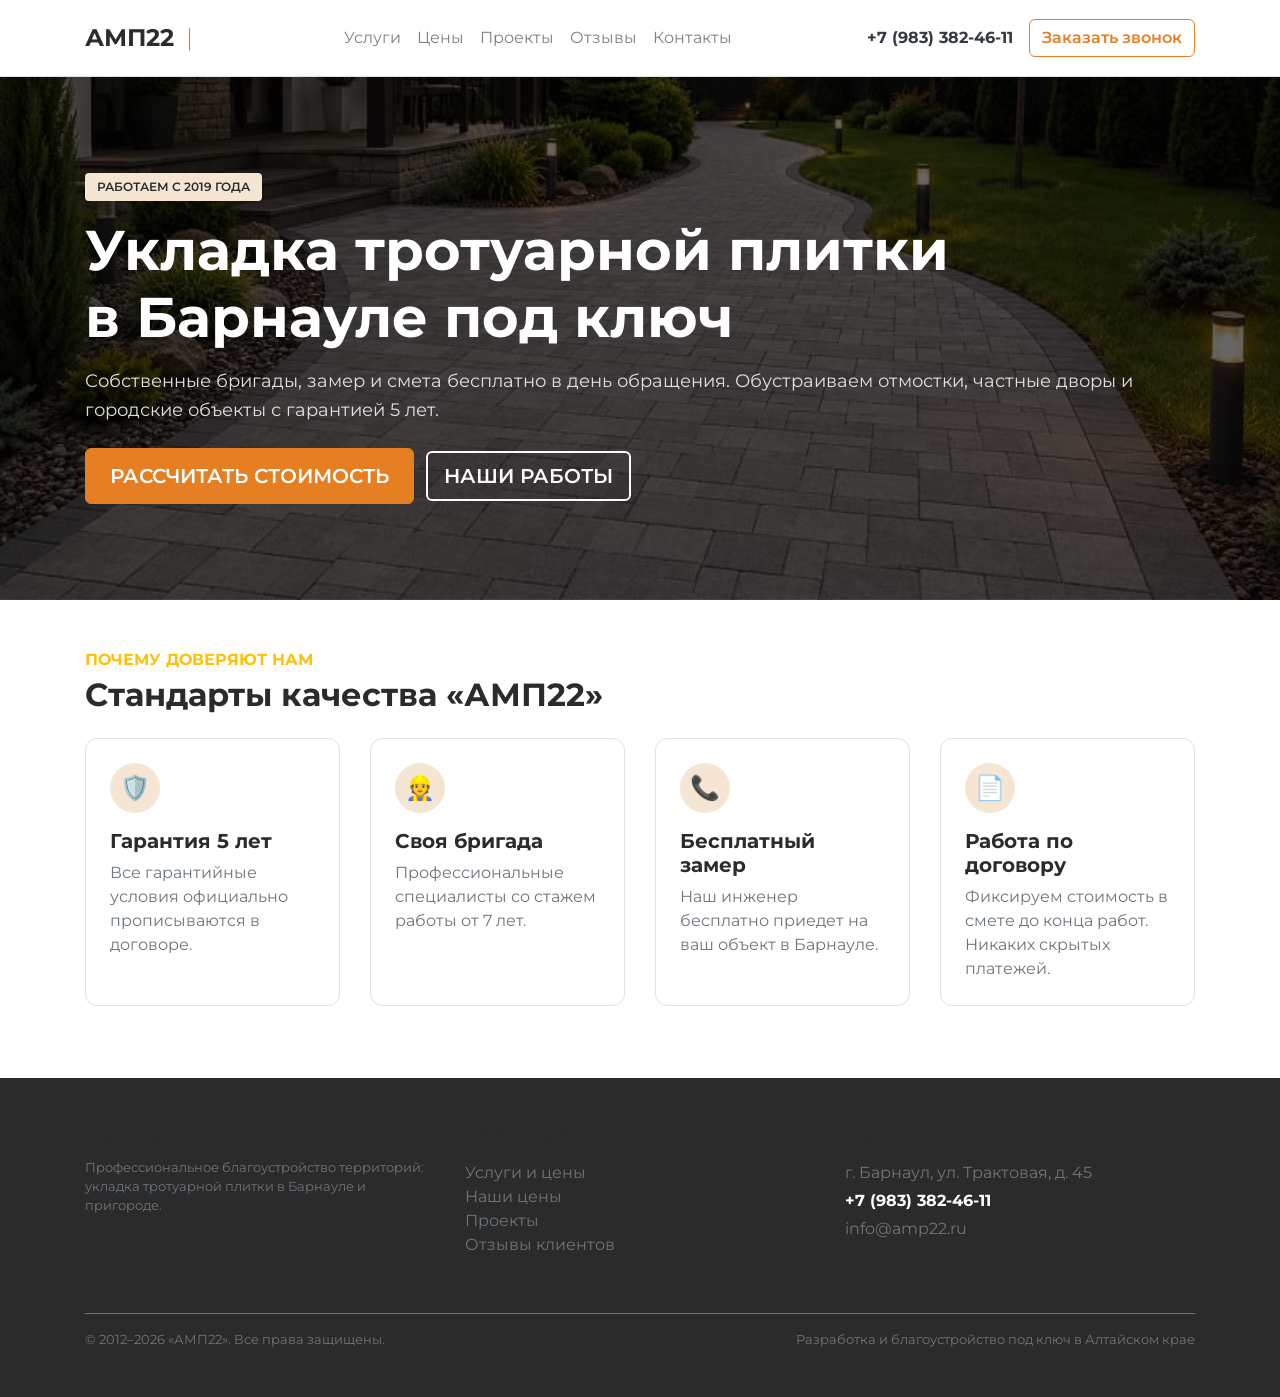
<file: index.html>
<!DOCTYPE html>
<html lang="ru">
<head>
  <!-- Yandex.Metrika counter -->
<script type="text/javascript">
    (function(m,e,t,r,i,k,a){
        m[i]=m[i]||function(){(m[i].a=m[i].a||[]).push(arguments)};
        m[i].l=1*new Date();
        for (var j = 0; j < document.scripts.length; j++) {if (document.scripts[j].src === r) { return; }}
        k=e.createElement(t),a=e.getElementsByTagName(t)[0],k.async=1,k.src=r,a.parentNode.insertBefore(k,a)
    })(window, document,'script','https://mc.yandex.ru/metrika/tag.js?id=113991793', 'ym');

    ym(113991793, 'init', {ssr:true, webvisor:true, clickmap:true, ecommerce:"dataLayer", referrer: document.referrer, url: location.href, accurateTrackBounce:true, trackLinks:true});
</script>
<noscript><div><img src="https://mc.yandex.ru/watch/113991793" style="position:absolute; left:-9999px;" alt="" /></div></noscript>
<!-- /Yandex.Metrika counter -->
  <meta charset="UTF-8">
  <meta name="viewport" content="width=device-width, initial-scale=1">
  <title>АМП22 — Укладка тротуарной плитки в Барнауле</title>

  <!-- Bootstrap 4 (CSS) -->
  <link rel="stylesheet"
        rel="stylesheet" href="https://cdn.jsdelivr.net/npm/bootstrap@4.6.2/dist/css/bootstrap.min.css" crossorigin="anonymous">
          <!-- Твои стили -->
  <link rel="stylesheet" href="styles.css">
  <link rel="icon" type="image/png" href="https://cdn-icons-png.flaticon.com/512/2662/2662503.png">
</head>
<body>

  <!-- ================= ШАПКА ================= -->
  <nav class="navbar navbar-expand-lg navbar-light bg-white border-bottom">
    <div class="container">

      <!-- Логотип -->
      <a class="navbar-brand font-weight-bold" href="index.html">
        АМП22
      </a>

      <!-- Кнопка-гамбургер для мобильных -->
      <button class="navbar-toggler" type="button" data-toggle="collapse"
              data-target="#mainMenu" aria-controls="mainMenu"
              aria-expanded="false" aria-label="Меню">
        <span class="navbar-toggler-icon"></span>
      </button>

      <!-- Меню -->
      <div class="collapse navbar-collapse" id="mainMenu">
        <ul class="navbar-nav mx-auto">
          <li class="nav-item"><a class="nav-link" href="#">Услуги</a></li>
          <li class="nav-item"><a class="nav-link" href="#">Цены</a></li>
          <li class="nav-item"><a class="nav-link" href="#">Проекты</a></li>
          <li class="nav-item"><a class="nav-link" href="#">Отзывы</a></li>
          <li class="nav-item"><a class="nav-link" href="#">Контакты</a></li>
        </ul>

        <!-- Телефон и кнопка -->
        <div class="d-flex align-items-center">
          <a href="tel:+79833824611" class="mr-3 font-weight-bold text-dark">
            +7 (983) 382-46-11
          </a>
          <a href="order.html" class="btn btn-outline-warning">Заказать звонок</a>
        </div>
      </div>

    </div>
  </nav>

  <!-- ================= БАННЕР ================= -->
  <section class="bg-secondary text-white py-5">
    <div class="container py-5">
      <span class="badge badge-light mb-3">РАБОТАЕМ С 2019 ГОДА</span>

      <h1 class="display-4 font-weight-bold mb-3">
        Укладка тротуарной плитки<br>в Барнауле под ключ
      </h1>

      <p class="lead mb-4">
        Собственные бригады, замер и смета бесплатно в день обращения.
        Обустраиваем отмостки, частные дворы и городские объекты с гарантией 5 лет.
      </p>

      <a href="order.html" class="btn btn-warning btn-lg mr-2">
        РАССЧИТАТЬ СТОИМОСТЬ
      </a>
      <a href="#" class="btn btn-outline-light btn-lg">
        НАШИ РАБОТЫ
      </a>
    </div>
  </section>

  <!-- ================= СТАНДАРТЫ КАЧЕСТВА ================= -->
  <section class="py-5">
    <div class="container">

      <p class="text-warning font-weight-bold mb-1">ПОЧЕМУ ДОВЕРЯЮТ НАМ</p>
      <h2 class="mb-4">Стандарты качества «АМП22»</h2>

      <div class="row">

        <!-- Карточка 1 -->
        <div class="col-md-3 mb-4">
          <div class="border rounded p-4 h-100">
            <div class="mb-3">🛡️</div>
            <h5>Гарантия 5 лет</h5>
            <p class="text-muted mb-0">
              Все гарантийные условия официально прописываются в договоре.
            </p>
          </div>
        </div>

        <!-- Карточка 2 -->
        <div class="col-md-3 mb-4">
          <div class="border rounded p-4 h-100">
            <div class="mb-3">👷</div>
            <h5>Своя бригада</h5>
            <p class="text-muted mb-0">
              Профессиональные специалисты со стажем работы от 7 лет.
            </p>
          </div>
        </div>

        <!-- Карточка 3 -->
        <div class="col-md-3 mb-4">
          <div class="border rounded p-4 h-100">
            <div class="mb-3">📞</div>
            <h5>Бесплатный замер</h5>
            <p class="text-muted mb-0">
              Наш инженер бесплатно приедет на ваш объект в Барнауле.
            </p>
          </div>
        </div>

        <!-- Карточка 4 -->
        <div class="col-md-3 mb-4">
          <div class="border rounded p-4 h-100">
            <div class="mb-3">📄</div>
            <h5>Работа по договору</h5>
            <p class="text-muted mb-0">
              Фиксируем стоимость в смете до конца работ. Никаких скрытых платежей.
            </p>
          </div>
        </div>

      </div>
    </div>
  </section>

  <!-- ================= ПОДВАЛ ================= -->
  <footer class="bg-dark text-white py-5">
    <div class="container">
      <div class="row">

        <!-- Колонка 1: лого и описание -->
        <div class="col-md-4 mb-4">
          <h5 class="font-weight-bold">АМП22</h5>
          <p class="text-muted small mb-0">
            Профессиональное благоустройство территорий: укладка тротуарной плитки
            в Барнауле и пригороде.
          </p>
        </div>

        <!-- Колонка 2: навигация -->
        <div class="col-md-4 mb-4">
          <h6 class="font-weight-bold mb-3">НАВИГАЦИЯ</h6>
          <ul class="list-unstyled">
            <li><a href="#" class="text-muted">Услуги и цены</a></li>
            <li><a href="#" class="text-muted">Наши цены</a></li>
            <li><a href="#" class="text-muted">Проекты</a></li>
            <li><a href="#" class="text-muted">Отзывы клиентов</a></li>
          </ul>
        </div>

        <!-- Колонка 3: контакты -->
        <div class="col-md-4 mb-4">
          <h6 class="font-weight-bold mb-3">КОНТАКТЫ</h6>
          <p class="text-muted mb-1">г. Барнаул, ул. Трактовая, д. 45</p>
          <p class="mb-1">
            <a href="tel:+79833824611" class="text-white font-weight-bold">
              +7 (983) 382-46-11
            </a>
          </p>
          <p class="text-muted mb-0">info@amp22.ru</p>
        </div>

      </div>

      <hr class="border-secondary">

      <div class="d-flex justify-content-between small text-muted">
        <span>© 2012–2026 «АМП22». Все права защищены.</span>
        <span>Разработка и благоустройство под ключ в Алтайском крае</span>
      </div>
    </div>
  </footer>

  <!-- ================= СКРИПТЫ BOOTSTRAP ================= -->
  <script src="https://cdn.jsdelivr.net/npm/jquery@3.5.1/dist/jquery.slim.min.js" crossorigin="anonymous"></script>
  <script src="https://cdn.jsdelivr.net/npm/bootstrap@4.6.2/dist/js/bootstrap.bundle.min.js" crossorigin="anonymous"></script>
</body>
</html>
</file>
<file: styles.css>
/* ===== ПОДКЛЮЧЕНИЕ ШРИФТОВ ===== */
@import url('https://fonts.googleapis.com/css2?family=Montserrat:wght@400;600;700;800&display=swap');

/* ===== ГЛОБАЛЬНЫЕ СТИЛИ ===== */
body {
  font-family: 'Montserrat', sans-serif;
  color: #2B2B2B;
  background-color: #ffffff;
}

h1, h2, h3, h4, h5, h6 {
  font-weight: 700;
  color: #2B2B2B;
}

/* ===== ШАПКА ===== */
.navbar {
  padding-top: 15px;
  padding-bottom: 15px;
  box-shadow: 0 2px 10px rgba(0, 0, 0, 0.05); /* Легкая тень снизу */
}

.navbar-brand {
  font-size: 1.5rem;
  color: #2B2B2B !important;
}

.navbar-brand::after {
  content: "|";
  color: #E67E22; /* Оранжевая полоска в логотипе */
  margin-left: 5px;
  font-weight: 300;
}

/* ===== БАННЕР (Главная) ===== */
section.bg-secondary {
  background-image: linear-gradient(rgba(0,0,0,0.6), rgba(0,0,0,0.6)), url('hero.jpg');
  background-size: cover;
  background-position: center;
}


section.bg-secondary .badge {
  background-color: #F5E6D3 !important; /* Песочный цвет */
  color: #2B2B2B !important;
  font-weight: 600;
  padding: 8px 12px;
  border-radius: 4px;
}

section.bg-secondary h1 {
  color: #ffffff;
  font-size: 3.5rem;
  line-height: 1.2;
}

section.bg-secondary p.lead {
  font-size: 1.1rem;
  font-weight: 400;
  line-height: 1.6;
  color: #e0e0e0;
}

/* ===== КНОПКИ ===== */
.btn-warning {
  background-color: #E67E22 !important;
  border-color: #E67E22 !important;
  color: #ffffff !important;
  font-weight: 600;
  padding: 12px 24px;
  border-radius: 6px;
  transition: all 0.3s ease;
}

.btn-warning:hover {
  background-color: #D35400 !important; /* Темнее при наведении */
  border-color: #D35400 !important;
  transform: translateY(-2px);
}

.btn-outline-warning {
  color: #E67E22 !important;
  border-color: #E67E22 !important;
  font-weight: 600;
  border-radius: 6px;
}

.btn-outline-warning:hover {
  background-color: #E67E22 !important;
  color: #ffffff !important;
}

.btn-outline-light {
  font-weight: 600;
  border-radius: 6px;
  border-width: 2px;
}

/* ===== СТАНДАРТЫ КАЧЕСТВА (Карточки) ===== */
/* Стилизуем блоки с классами border rounded p-4 h-100 */
.col-md-3 .border {
  border: 1px solid #E0E0E0 !important;
  border-radius: 12px !important;
  background-color: #ffffff;
  transition: transform 0.3s ease, box-shadow 0.3s ease;
}

.col-md-3 .border:hover {
  transform: translateY(-5px); /* Приподнимается при наведении */
  box-shadow: 0 10px 20px rgba(0, 0, 0, 0.08);
}

/* Иконки в карточках (эмодзи) */
.col-md-3 .border > div:first-child {
  font-size: 1.5rem;
  background-color: #F5E6D3;
  width: 50px;
  height: 50px;
  display: flex;
  align-items: center;
  justify-content: center;
  border-radius: 50%;
}

/* ===== ПОДВАЛ ===== */
footer.bg-dark {
  background-color: #2B2B2B !important;
}

footer a {
  text-decoration: none;
  transition: color 0.3s ease;
}

footer a:hover {
  color: #E67E22 !important; /* Оранжевый при наведении */
  text-decoration: none;
}

/* ===== СТРАНИЦА ЗАЯВКИ (Форма) ===== */
.form-control {
  border: 1px solid #E0E0E0;
  border-radius: 6px;
  padding: 12px 15px;
  font-size: 0.95rem;
}

.form-control:focus {
  border-color: #E67E22;
  box-shadow: 0 0 0 0.2rem rgba(230, 126, 34, 0.15);
}

/* Блок "Заявка принята" справа */
.col-md-4 .bg-light {
  background-color: #F5E6D3 !important; /* Песочный фон */
  border: none !important;
  border-radius: 12px !important;
}

.col-md-4 .bg-light h5 {
  color: #2B2B2B;
}

/* Блок "Состояние полей" */
.col-md-4 .border.rounded.p-3 {
  border-radius: 12px !important;
  border: 1px solid #E0E0E0 !important;
}

/* Хлебные крошки */
.breadcrumb {
  background-color: transparent;
  padding-left: 0;
}

.breadcrumb-item a {
  color: #E67E22;
  text-decoration: none;
}

.breadcrumb-item a:hover {
  text-decoration: underline;
}
</file>
